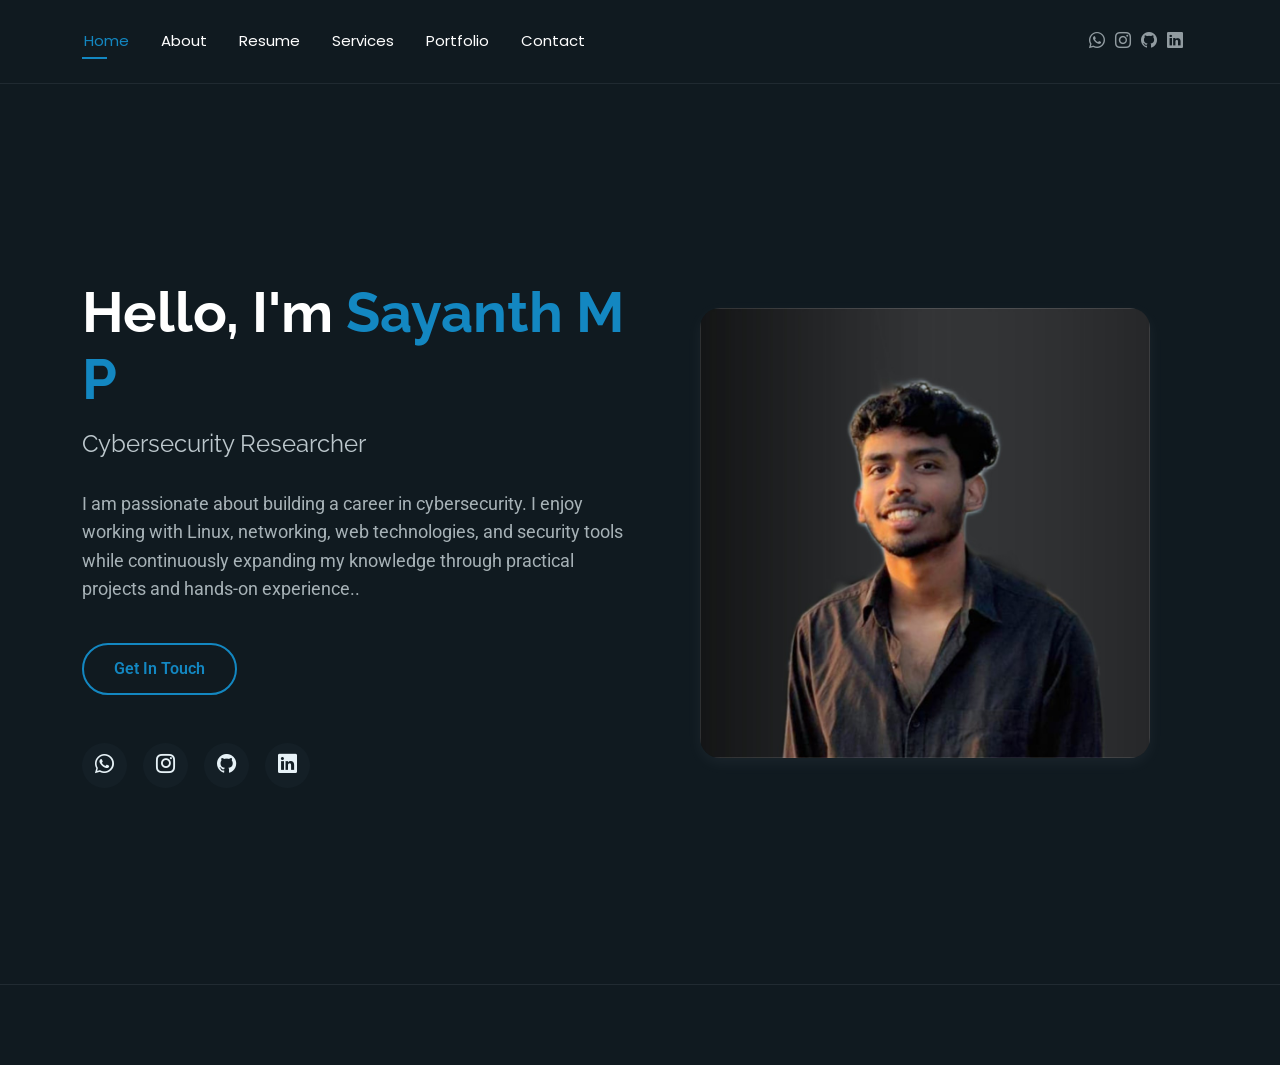
<file: index.html>
<!DOCTYPE html>
<html lang="en">

<head>
  <meta charset="utf-8">
  <meta content="width=device-width, initial-scale=1.0" name="viewport">
  <title>Index - FolioOne Bootstrap Template</title>
  <meta name="description" content="">
  <meta name="keywords" content="">

  <!-- Favicons -->
  <link href="assets/img/favicon.png" rel="icon">
  <link href="assets/img/apple-touch-icon.png" rel="apple-touch-icon">

  <!-- Fonts -->
 <link rel="preconnect" href="https://fonts.googleapis.com">
<link rel="preconnect" href="https://fonts.gstatic.com" crossorigin>

<link href="https://fonts.googleapis.com/css2?family=Roboto:wght@400;500;700&family=Poppins:wght@400;500;600&family=Raleway:wght@400;600;700&display=swap" rel="stylesheet">

  <!-- Vendor CSS Files -->
  <link href="assets/vendor/bootstrap/css/bootstrap.min.css" rel="stylesheet">
  <link href="assets/vendor/bootstrap-icons/bootstrap-icons.css" rel="stylesheet">
  <link href="assets/vendor/aos/aos.css" rel="stylesheet">

  <!-- Main CSS File -->
  <link href="assets/css/main.css" rel="stylesheet">

  <!-- =======================================================
  * Template Name: FolioOne
  * Template URL: https://bootstrapmade.com/folioone-bootstrap-portfolio-website-template/
  * Updated: Aug 23 2025 with Bootstrap v5.3.7
  * Author: BootstrapMade.com
  * License: https://bootstrapmade.com/license/
  ======================================================== -->
</head>

<body class="index-page">

  <header id="header" class="header d-flex align-items-center light-background sticky-top">
    <div class="container position-relative d-flex align-items-center justify-content-between">

      

      <nav id="navmenu" class="navmenu">
        <ul>
          <li><a href="index.html" class="active">Home</a></li>
          <li><a href="about.html">About</a></li>
          <li><a href="resume.html">Resume</a></li>
           <li><a href="services.html">Services</a></li>
          <li><a href="portfolio.html">Portfolio</a></li>
         
          
          <li><a href="contact.html">Contact</a></li>
        </ul>
        <i class="mobile-nav-toggle d-xl-none bi bi-list"></i>
      </nav>

      <div class="header-social-links">
        <a href="https://wa.me/919526812709 "><i class="bi bi-whatsapp"></i></a>
      <a href="https://www.instagram.com/_s.a.y.a.n.t.h._/" target="_blank"><i class="bi bi-instagram"></i></a>
      <a href="https://github.com/sayanthmeleppurathsayanth123-ship-it"><i class="bi bi-github"></i></a>
          <a href="https://www.linkedin.com/in/sayanth-m-p/ "><i class="bi bi-linkedin"></i></a>
      </div>

    </div>
  </header>

  <main class="main">

    <!-- Hero Section -->
    <section id="hero" class="hero section">

      <div class="container" data-aos="fade-up" data-aos-delay="100">

        <div class="row gy-4 align-items-center">
          <div class="col-lg-6 order-2 order-lg-1">
            <div class="hero-content">
              <h1 data-aos="fade-up" data-aos-delay="200">Hello, I'm <span class="highlight">Sayanth M P</span></h1>
              <h2 data-aos="fade-up" data-aos-delay="300">Cybersecurity Researcher</h2>
              <p data-aos="fade-up" data-aos-delay="400">I am passionate about building a career in cybersecurity. I enjoy working with Linux, networking, web technologies, and security tools while continuously expanding my knowledge through practical projects and hands-on experience..</p>
              <div class="hero-actions" data-aos="fade-up" data-aos-delay="500">
                
                <a href="contact.html" class="btn btn-outline">Get In Touch</a>
              </div>
              <div class="social-links" data-aos="fade-up" data-aos-delay="600">
                <a href="https://wa.me/919526812709 "><i class="bi bi-whatsapp"></i></a>
      <a href="https://www.instagram.com/_s.a.y.a.n.t.h._/" target="_blank""><i class="bi bi-instagram"></i></a>
      <a href="https://github.com/sayanthmeleppurathsayanth123-ship-it"><i class="bi bi-github"></i></a>
          <a href="https://www.linkedin.com/in/sayanth-m-p/ "><i class="bi bi-linkedin"></i></a>
              </div>
            </div>
          </div>
          <div class="col-lg-6 order-1 order-lg-2">
            <div class="hero-image" data-aos="zoom-in" data-aos-delay="300">
              <div class="image-wrapper">
                <img
                    src="assets/img/person/1.webp"
                    alt="Sayanth M P"
                    class="img-fluid"
                    loading="eager"
                    decoding="async"
                    width="600"
                    height="700">
                
                </div>
              </div>
            </div>
          </div>
        </div>

      </div>

    </section><!-- /Hero Section -->

  </main>

  <footer id="footer" class="footer">

    
  </footer>

  <!-- Scroll Top -->
  <a href="#" id="scroll-top" class="scroll-top d-flex align-items-center justify-content-center"><i class="bi bi-arrow-up-short"></i></a>

  <!-- Preloader -->
  <div id="preloader"></div>

  <!-- Vendor JS Files -->
  <script src="assets/vendor/bootstrap/js/bootstrap.bundle.min.js"></script>
  <script src="assets/vendor/aos/aos.js"></script>
  <script src="assets/vendor/waypoints/noframework.waypoints.js"></script>

  <!-- Main JS File -->
  <script src="assets/js/main.js"></script>

</body>

</html>
</file>
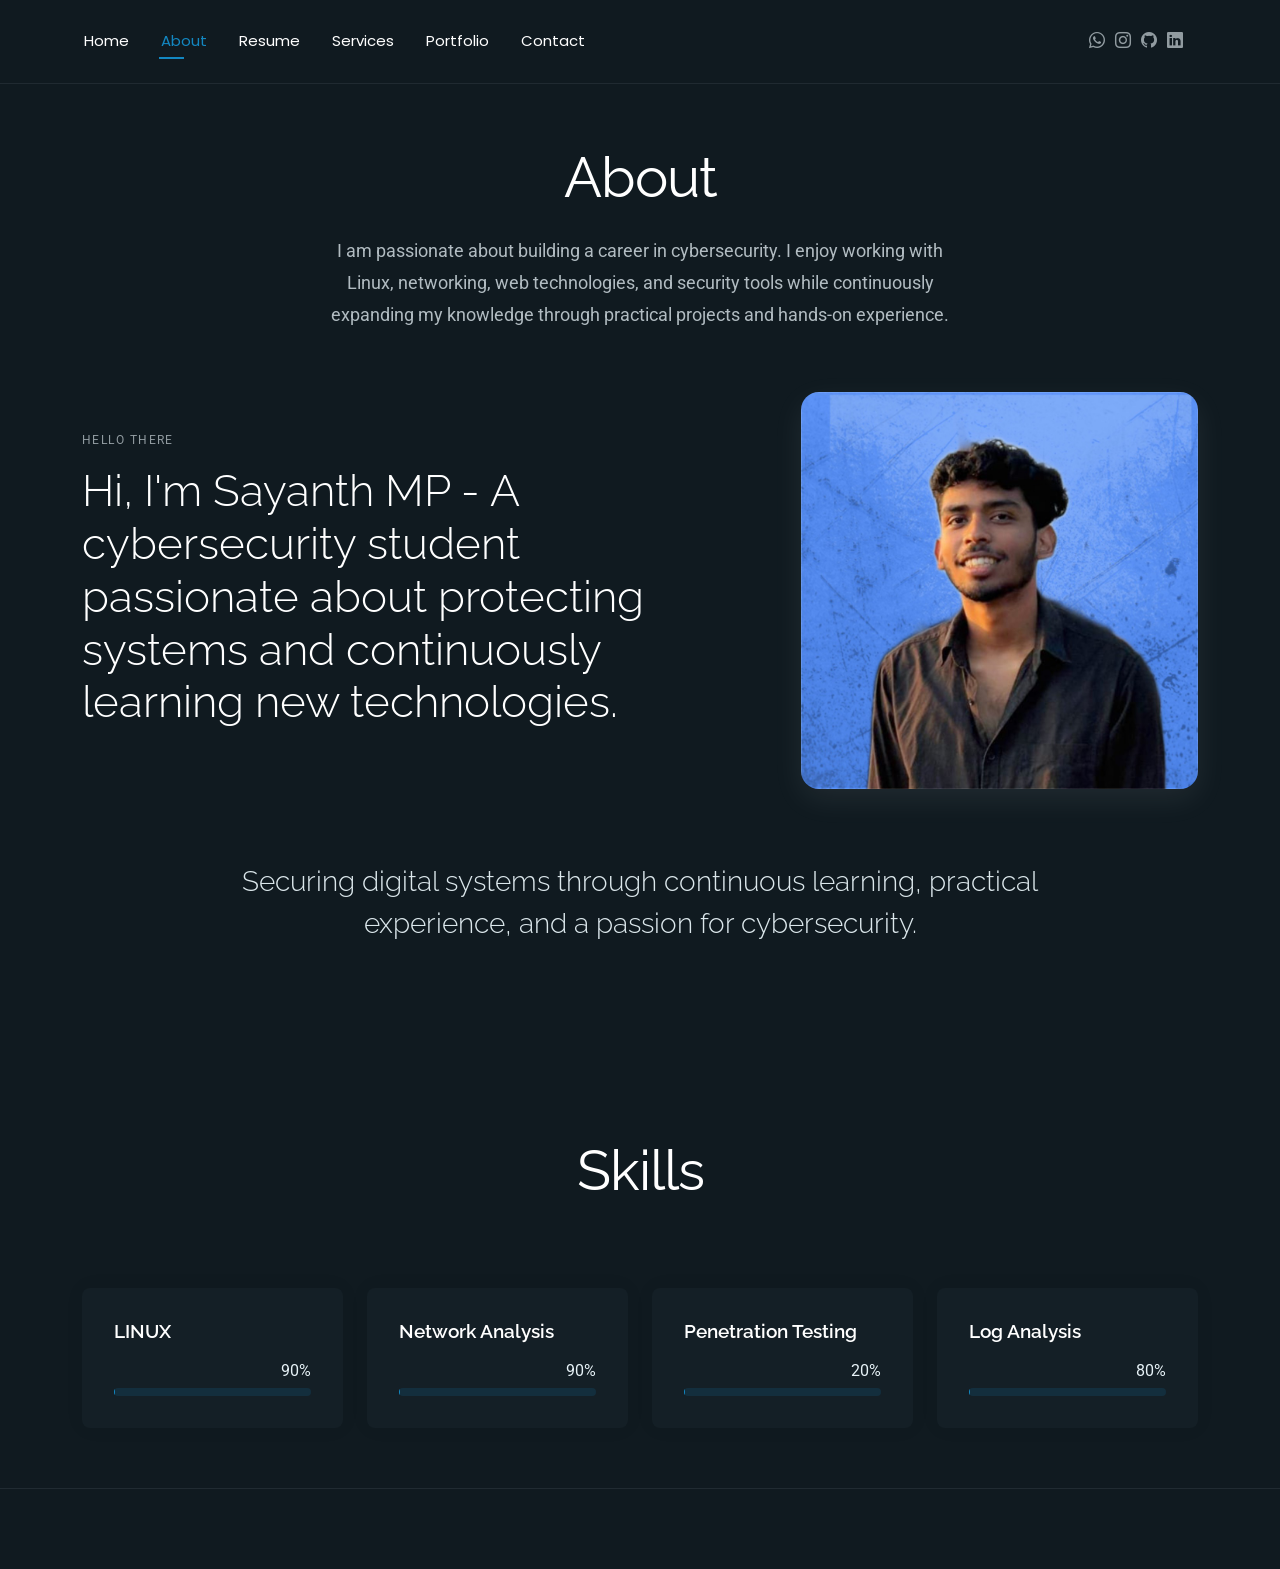
<file: about.html>
<!DOCTYPE html>
<html lang="en">

<head>
  <meta charset="utf-8">
  <meta content="width=device-width, initial-scale=1.0" name="viewport">
  <title>About - FolioOne Bootstrap Template</title>
  <meta name="description" content="">
  <meta name="keywords" content="">

  <!-- Favicons -->
  <link href="assets/img/favicon.png" rel="icon">
  <link href="assets/img/apple-touch-icon.png" rel="apple-touch-icon">

  <!-- Fonts -->
  <link rel="preconnect" href="https://fonts.googleapis.com">
  <link rel="preconnect" href="https://fonts.gstatic.com" crossorigin>

  <link href="https://fonts.googleapis.com/css2?family=Roboto:wght@400;500;700&family=Poppins:wght@400;500;600&family=Raleway:wght@400;600;700&display=swap" rel="stylesheet">

  <!-- Vendor CSS Files -->
  <link href="assets/vendor/bootstrap/css/bootstrap.min.css" rel="stylesheet">
  <link href="assets/vendor/bootstrap-icons/bootstrap-icons.css" rel="stylesheet">
  <link href="assets/vendor/aos/aos.css" rel="stylesheet">

  <!-- Main CSS File -->
  <link href="assets/css/main.css" rel="stylesheet">

  <!-- =======================================================
  * Template Name: FolioOne
  * Template URL: https://bootstrapmade.com/folioone-bootstrap-portfolio-website-template/
  * Updated: Aug 23 2025 with Bootstrap v5.3.7
  * Author: BootstrapMade.com
  * License: https://bootstrapmade.com/license/
  ======================================================== -->
</head>

<body class="about-page">

  <header id="header" class="header d-flex align-items-center light-background sticky-top">
    <div class="container position-relative d-flex align-items-center justify-content-between">


      <nav id="navmenu" class="navmenu">
        <ul>
          <li><a href="index.html">Home</a></li>
          <li><a href="about.html" class="active">About</a></li>
          <li><a href="resume.html">Resume</a></li>
           <li><a href="services.html">Services</a></li>
          <li><a href="portfolio.html">Portfolio</a></li>
          
          
          <li><a href="contact.html">Contact</a></li>
        </ul>
        <i class="mobile-nav-toggle d-xl-none bi bi-list"></i>
      </nav>

      <div class="header-social-links">
        <a href="https://wa.me/919526812709 "><i class="bi bi-whatsapp"></i></a>
      <a href="https://www.instagram.com/_s.a.y.a.n.t.h._/" target="_blank"><i class="bi bi-instagram"></i></a>
      <a href="https://github.com/sayanthmeleppurathsayanth123-ship-it"><i class="bi bi-github"></i></a>
          <a href="https://www.linkedin.com/in/sayanth-m-p/ "><i class="bi bi-linkedin"></i></a>
      </div>

    </div>
  </header>

  <main class="main">

    <!-- About Section -->
    <section id="about" class="about section">

      <!-- Section Title -->
      <div class="container section-title" data-aos="fade-up">
        <h2>About</h2>
        <p>I am passionate about building a career in cybersecurity. I enjoy working with Linux, networking, web technologies, and security tools while continuously expanding my knowledge through practical projects and hands-on experience.</p>
      </div><!-- End Section Title -->

      <div class="container" data-aos="fade-up" data-aos-delay="100">

        <!-- Intro + Photo -->
        <div class="row align-items-center justify-content-between gy-5 mb-5">
          <div class="col-lg-7" data-aos="fade-right" data-aos-delay="150">
            <div class="intro-content">
              <span class="eyebrow">Hello there</span>
              <h2 class="headline">Hi, I'm Sayanth MP - A cybersecurity student passionate about protecting systems and continuously learning new technologies.</h2>

              
            </div>
          </div>

          <div class="col-lg-5" data-aos="zoom-in" data-aos-delay="250">
            <figure class="profile-figure text-center text-lg-end">
            <img
                src="assets/img/person/2.webp"
                alt="Sayanth M P"
                class="img-fluid profile-photo"
                loading="lazy"
                decoding="async"
                width="500"
                height="600">
            </figure>
          </div>
        </div>
        <!-- End Intro + Photo -->

        <!-- Quote -->
        <blockquote class="personal-quote text-center mb-5" data-aos="fade-down" data-aos-delay="200">
          <p>Securing digital systems through continuous learning, practical experience, and a passion for cybersecurity.</p>
        </blockquote>
        <!-- End Quote -->
    </section><!-- /About Section -->

    <!-- Skills Section -->
    <section id="skills" class="skills section">

      <!-- Section Title -->
      <div class="container section-title" data-aos="fade-up">
        <h2>Skills</h2>
   
      </div><!-- End Section Title -->

      <div class="container" data-aos="fade-up" data-aos-delay="100">

        <div class="row g-4 skills-animation">

          <div class="col-md-6 col-lg-3" data-aos="fade-up" data-aos-delay="100">
            <div class="skill-box">
              <h3>LINUX</h3>
              
              <span class="text-end d-block">90%</span>
              <div class="progress">
                <div class="progress-bar" role="progressbar" aria-valuenow="90" aria-valuemin="0" aria-valuemax="100"></div>
              </div>
            </div>
          </div>

          <div class="col-md-6 col-lg-3" data-aos="fade-up" data-aos-delay="200">
            <div class="skill-box">
              <h3>Network Analysis</h3>
              
              <span class="text-end d-block">90%</span>
              <div class="progress">
                <div class="progress-bar" role="progressbar" aria-valuenow="95" aria-valuemin="0" aria-valuemax="100"></div>
              </div>
            </div>
          </div>

          <div class="col-md-6 col-lg-3" data-aos="fade-up" data-aos-delay="300">
            <div class="skill-box">
              <h3>Penetration Testing</h3>
              
              <span class="text-end d-block">20%</span>
              <div class="progress">
                <div class="progress-bar" role="progressbar" aria-valuenow="20" aria-valuemin="0" aria-valuemax="100"></div>
              </div>
            </div>
          </div>

          <div class="col-md-6 col-lg-3" data-aos="fade-up" data-aos-delay="400">
            <div class="skill-box">
              <h3>Log Analysis</h3>
              
              <span class="text-end d-block">80%</span>
              <div class="progress">
                <div class="progress-bar" role="progressbar" aria-valuenow="55" aria-valuemin="0" aria-valuemax="100">
                </div>
              </div>
            </div>
          </div>

        </div>

      </div>

    </section><!-- /Skills Section -->

   

     

  </main>

  <footer id="footer" class="footer">


  </footer>

  <!-- Scroll Top -->
  <a href="#" id="scroll-top" class="scroll-top d-flex align-items-center justify-content-center"><i class="bi bi-arrow-up-short"></i></a>

  <!-- Preloader -->
  <div id="preloader"></div>

  <!-- Vendor JS Files -->
  <script src="assets/vendor/bootstrap/js/bootstrap.bundle.min.js"></script>
  <script src="assets/vendor/aos/aos.js"></script>
  <script src="assets/vendor/waypoints/noframework.waypoints.js"></script>

  <!-- Main JS File -->
  <script src="assets/js/main.js"></script>

</body>

</html>
</file>
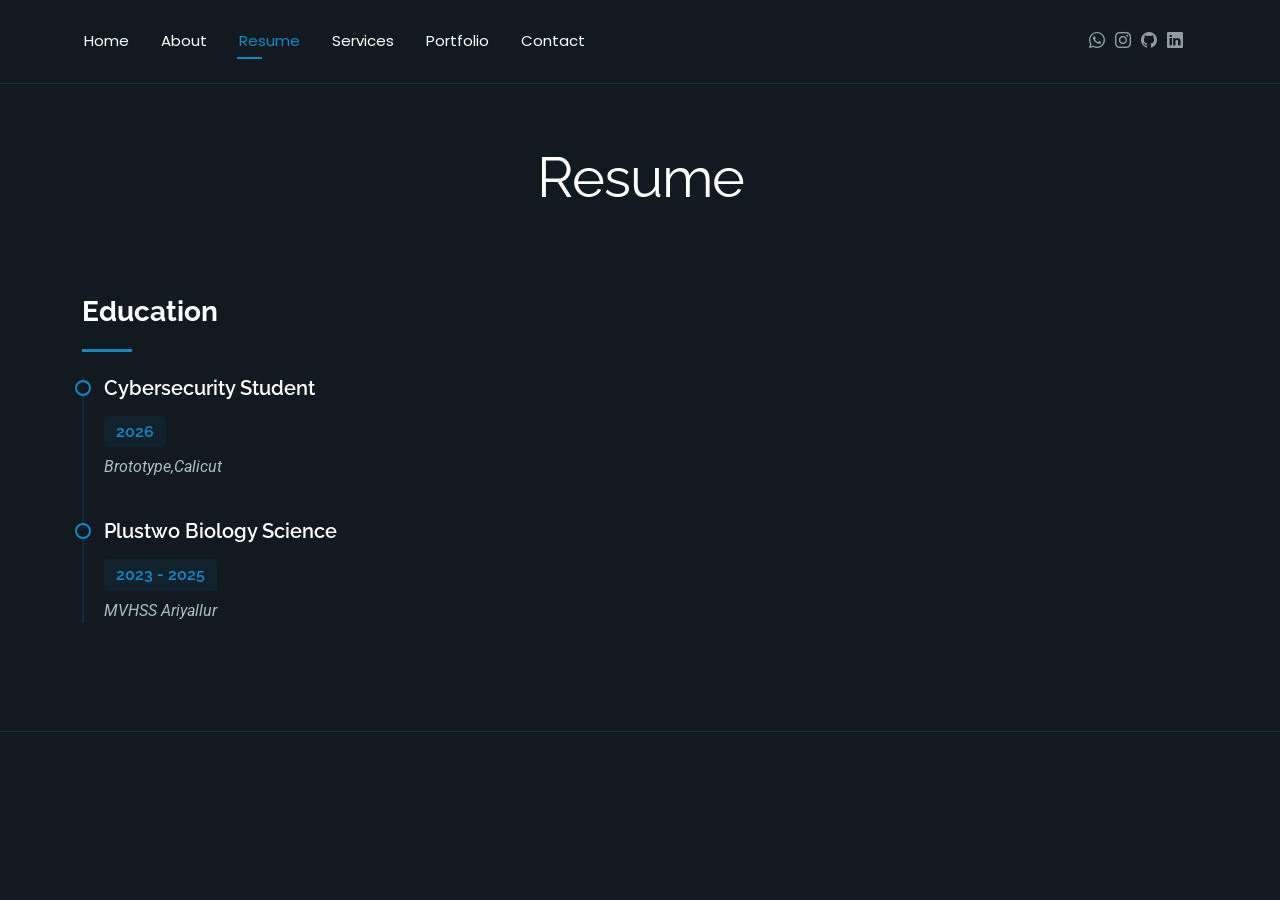
<file: resume.html>
<!DOCTYPE html>
<html lang="en">

<head>
  <meta charset="utf-8">
  <meta content="width=device-width, initial-scale=1.0" name="viewport">
  <title>Resume - FolioOne Bootstrap Template</title>
  <meta name="description" content="">
  <meta name="keywords" content="">

  <!-- Favicons -->
  <link href="assets/img/favicon.png" rel="icon">
  <link href="assets/img/apple-touch-icon.png" rel="apple-touch-icon">

  <!-- Fonts -->
 <link rel="preconnect" href="https://fonts.googleapis.com">
<link rel="preconnect" href="https://fonts.gstatic.com" crossorigin>

<link href="https://fonts.googleapis.com/css2?family=Roboto:wght@400;500;700&family=Poppins:wght@400;500;600&family=Raleway:wght@400;600;700&display=swap" rel="stylesheet">

  <!-- Vendor CSS Files -->
  <link href="assets/vendor/bootstrap/css/bootstrap.min.css" rel="stylesheet">
  <link href="assets/vendor/bootstrap-icons/bootstrap-icons.css" rel="stylesheet">
  <link href="assets/vendor/aos/aos.css" rel="stylesheet">

  <!-- Main CSS File -->
  <link href="assets/css/main.css" rel="stylesheet">

  <!-- =======================================================
  * Template Name: FolioOne
  * Template URL: https://bootstrapmade.com/folioone-bootstrap-portfolio-website-template/
  * Updated: Aug 23 2025 with Bootstrap v5.3.7
  * Author: BootstrapMade.com
  * License: https://bootstrapmade.com/license/
  ======================================================== -->
</head>

<body class="resume-page">

  <header id="header" class="header d-flex align-items-center light-background sticky-top">
    <div class="container position-relative d-flex align-items-center justify-content-between">

      

      <nav id="navmenu" class="navmenu">
        <ul>
          <li><a href="index.html">Home</a></li>
          <li><a href="about.html">About</a></li>
          <li><a href="resume.html" class="active">Resume</a></li>
          
           <li><a href="services.html">Services</a></li>
          <li><a href="portfolio.html">Portfolio</a></li>
          
          <li><a href="contact.html">Contact</a></li>
        </ul>
        <i class="mobile-nav-toggle d-xl-none bi bi-list"></i>
      </nav>

      <div class="header-social-links">
        <a href="https://wa.me/919526812709 "><i class="bi bi-whatsapp"></i></a>
      <a href="https://www.instagram.com/_s.a.y.a.n.t.h._/" target="_blank"><i class="bi bi-instagram"></i></a>
      <a href="https://github.com/sayanthmeleppurathsayanth123-ship-it"><i class="bi bi-github"></i></a>
          <a href="https://www.linkedin.com/in/sayanth-m-p/ "><i class="bi bi-linkedin"></i></a>
      </div>

    </div>
  </header>

  <main class="main">

    <!-- Resume Section -->
    <section id="resume" class="resume section">

      <!-- Section Title -->
      <div class="container section-title" data-aos="fade-up">
        <h2>Resume</h2>
        
      </div><!-- End Section Title -->

      <div class="container" data-aos="fade-up" data-aos-delay="100">

        <div class="row">
          <div class="col-lg-6">

            <!-- Education Section -->
            <div class="resume-item" data-aos="fade-up">
              <h3 class="resume-title">Education</h3>

              <div class="resume-content">
                <article class="education-item">
                  <h4>Cybersecurity Student</h4>
                  <h5>2026</h5>
                  <p class="institution"><em>Brototype,Calicut</em></p>
                </article>

                <article class="education-item">
                  <h4>Plustwo Biology Science</h4>
                  <h5>2023 - 2025</h5>
                  <p class="institution"><em>MVHSS Ariyallur</em></p>
                </article>
              </div>
            </div><!-- End Education Section -->

        
             

  </main>

  <footer id="footer" class="footer">

    
  </footer>

  <!-- Scroll Top -->
  <a href="#" id="scroll-top" class="scroll-top d-flex align-items-center justify-content-center"><i class="bi bi-arrow-up-short"></i></a>

  <!-- Preloader -->
  <div id="preloader"></div>

  <!-- Vendor JS Files -->
  <script src="assets/vendor/bootstrap/js/bootstrap.bundle.min.js"></script>
  <script src="assets/vendor/aos/aos.js"></script>
  <script src="assets/vendor/waypoints/noframework.waypoints.js"></script>

  <!-- Main JS File -->
  <script src="assets/js/main.js"></script>

</body>

</html>
</file>
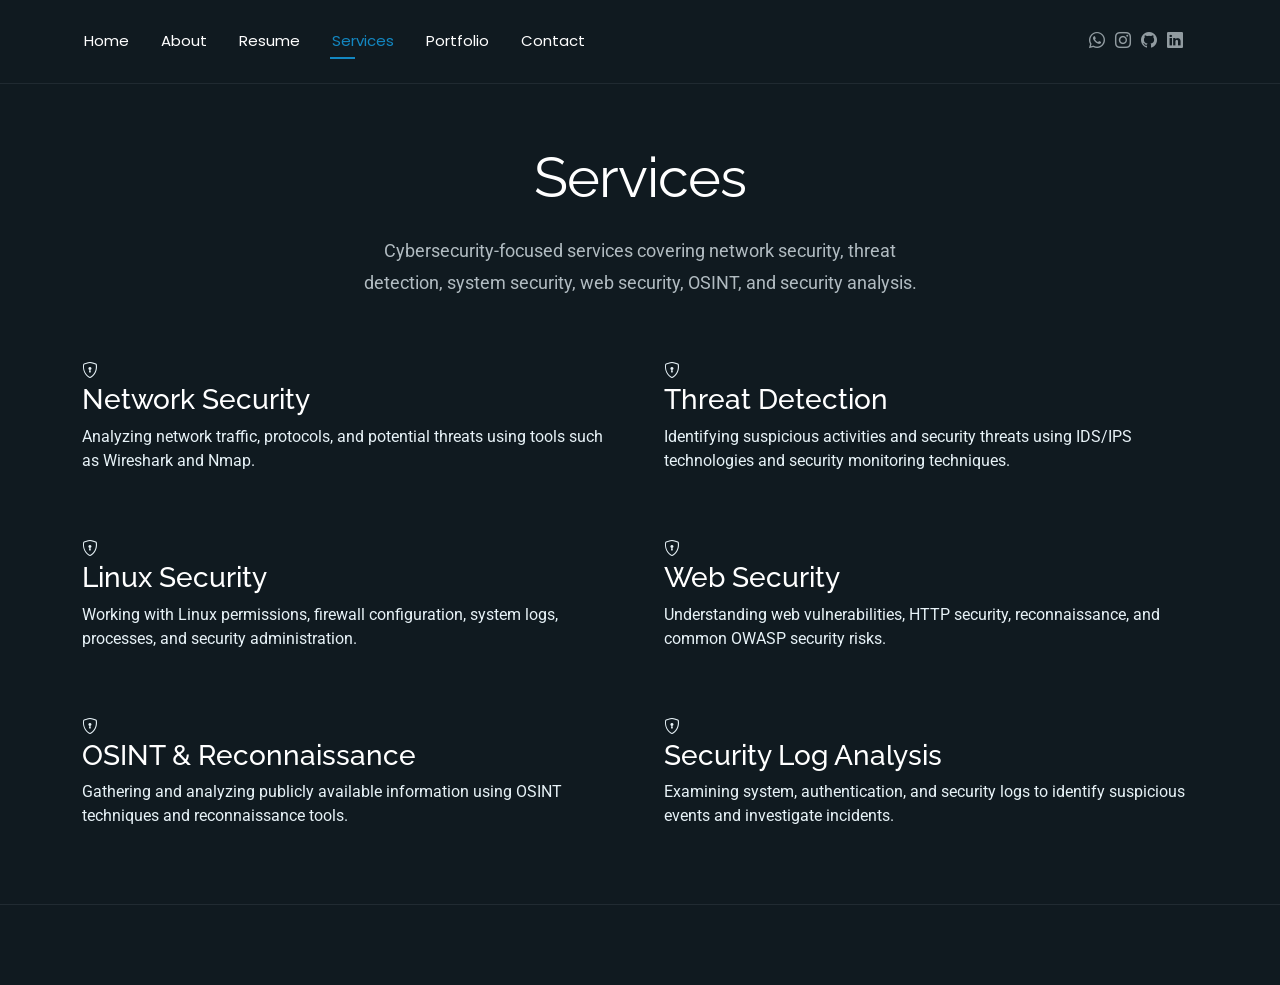
<file: services.html>
<!DOCTYPE html>
<html lang="en">

<head>
  <meta charset="utf-8">
  <meta content="width=device-width, initial-scale=1.0" name="viewport">
  <title>Services - FolioOne Bootstrap Template</title>
  <meta name="description" content="">
  <meta name="keywords" content="">

  <!-- Favicons -->
  <link href="assets/img/favicon.png" rel="icon">
  <link href="assets/img/apple-touch-icon.png" rel="apple-touch-icon">

  <!-- Fonts -->
  <link href="https://fonts.googleapis.com" rel="preconnect">
  <link href="https://fonts.gstatic.com" rel="preconnect" crossorigin>
  <link href="https://fonts.googleapis.com/css2?family=Roboto:ital,wght@0,100;0,300;0,400;0,500;0,700;0,900;1,100;1,300;1,400;1,500;1,700;1,900&family=Poppins:ital,wght@0,100;0,200;0,300;0,400;0,500;0,600;0,700;0,800;0,900;1,100;1,200;1,300;1,400;1,500;1,600;1,700;1,800;1,900&family=Raleway:ital,wght@0,100;0,200;0,300;0,400;0,500;0,600;0,700;0,800;0,900;1,100;1,200;1,300;1,400;1,500;1,600;1,700;1,800;1,900&display=swap" rel="stylesheet">

  <!-- Vendor CSS Files -->
  <link href="assets/vendor/bootstrap/css/bootstrap.min.css" rel="stylesheet">
  <link href="assets/vendor/bootstrap-icons/bootstrap-icons.css" rel="stylesheet">
  <link href="assets/vendor/aos/aos.css" rel="stylesheet">

  <!-- Main CSS File -->
  <link href="assets/css/main.css" rel="stylesheet">

  <!-- =======================================================
  * Template Name: FolioOne
  * Template URL: https://bootstrapmade.com/folioone-bootstrap-portfolio-website-template/
  * Updated: Aug 23 2025 with Bootstrap v5.3.7
  * Author: BootstrapMade.com
  * License: https://bootstrapmade.com/license/
  ======================================================== -->
</head>

<body class="services-page">

  <header id="header" class="header d-flex align-items-center light-background sticky-top">
    <div class="container position-relative d-flex align-items-center justify-content-between">

      <!-- <a href="index.html" class="logo d-flex align-items-center me-auto me-xl-0">
      <img src="assets/img/logo.webp" alt="">
      <h1 class="sitename">FolioOne</h1> 
    </a> -->

      <nav id="navmenu" class="navmenu">
        <ul>
          <li><a href="index.html">Home</a></li>
          <li><a href="about.html">About</a></li>
          <li><a href="resume.html">Resume</a></li>
          <li><a href="services.html" class="active">Services</a></li>
          <li><a href="portfolio.html">Portfolio</a></li>
          
          <li><a href="contact.html">Contact</a></li>
        </ul>
        <i class="mobile-nav-toggle d-xl-none bi bi-list"></i>
      </nav>

      <div class="header-social-links">
         <a href="https://wa.me/919526812709 "><i class="bi bi-whatsapp"></i></a>
      <a href="https://www.instagram.com/_s.a.y.a.n.t.h._/" target="_blank"><i class="bi bi-instagram"></i></a>
      <a href="https://github.com/sayanthmeleppurathsayanth123-ship-it"><i class="bi bi-github"></i></a>
          <a href="https://www.linkedin.com/in/sayanth-m-p/ "><i class="bi bi-linkedin"></i></a>
      </div>

    </div>
  </header>

  <main class="main">

    <!-- Services Section -->
    <section id="services" class="services section">

      <!-- Section Title -->
      <div class="container section-title" data-aos="fade-up">
        <h2>Services</h2>
        <p>Cybersecurity-focused services covering network security, threat detection, system security, web security, OSINT, and security analysis.</p>
      </div><!-- End Section Title -->

      <div class="container" data-aos="fade-up" data-aos-delay="100">

        <div class="row justify-content-center g-5">

          <div class="col-md-6" data-aos="fade-right" data-aos-delay="100">
            <div class="service-item">
              <div class="service-icon">
                <i class="bi bi-shield-lock"></i>
              </div>
              <div class="service-content">
                <h3>Network Security</h3>
                <p>Analyzing network traffic, protocols, and potential threats using tools such as Wireshark and Nmap.</p>
              
              </div>
            </div>
          </div><!-- End Service Item -->

          <div class="col-md-6" data-aos="fade-left" data-aos-delay="100">
            <div class="service-item">
              <div class="service-icon">
                <i class="bi bi-shield-lock"></i>
              </div>
              <div class="service-content">
                <h3>Threat Detection</h3>
                <p>Identifying suspicious activities and security threats using IDS/IPS technologies and security monitoring techniques.</p>
                
              </div>
            </div>
          </div><!-- End Service Item -->

          <div class="col-md-6" data-aos="fade-right" data-aos-delay="200">
            <div class="service-item">
              <div class="service-icon">
                <i class="bi bi-shield-lock"></i>
              </div>
              <div class="service-content">
                <h3>Linux Security</h3>
                <p>Working with Linux permissions, firewall configuration, system logs, processes, and security administration.</p>
                
              </div>
            </div>
          </div><!-- End Service Item -->

          <div class="col-md-6" data-aos="fade-left" data-aos-delay="200">
            <div class="service-item">
              <div class="service-icon">
                <i class="bi bi-shield-lock"></i>
              </div>
              <div class="service-content">
                <h3>Web Security</h3>
                <p>Understanding web vulnerabilities, HTTP security, reconnaissance, and common OWASP security risks.</p>
               
              </div>
            </div>
          </div><!-- End Service Item -->

          <div class="col-md-6" data-aos="fade-right" data-aos-delay="300">
            <div class="service-item">
              <div class="service-icon">
                <i class="bi bi-shield-lock"></i>
              </div>
              <div class="service-content">
                <h3>OSINT & Reconnaissance</h3>
                 <p>Gathering and analyzing publicly available information using OSINT techniques and reconnaissance tools.</p>
               
              </div>
            </div>
          </div><!-- End Service Item -->

          <div class="col-md-6" data-aos="fade-left" data-aos-delay="300">
            <div class="service-item">
              <div class="service-icon">
                <i class="bi bi-shield-lock"></i>
              </div>
              <div class="service-content">
                <h3>Security Log Analysis</h3>
                <p>Examining system, authentication, and security logs to identify suspicious events and investigate incidents.</p>
               
              </div>
            </div>
          </div><!-- End Service Item -->

        </div>

      </div>

    </section><!-- /Services Section -->

  </main>

  <footer id="footer" class="footer">

    
     

  </footer>

  <!-- Scroll Top -->
  <a href="#" id="scroll-top" class="scroll-top d-flex align-items-center justify-content-center"><i class="bi bi-arrow-up-short"></i></a>

  <!-- Preloader -->
  <div id="preloader"></div>

  <!-- Vendor JS Files -->
  <script src="assets/vendor/bootstrap/js/bootstrap.bundle.min.js"></script>
  <script src="assets/vendor/aos/aos.js"></script>
  <script src="assets/vendor/waypoints/noframework.waypoints.js"></script>

  <!-- Main JS File -->
  <script src="assets/js/main.js"></script>

</body>

</html>
</file>
<file: assets/css/main.css>
/**
* Template Name: FolioOne
* Template URL: https://bootstrapmade.com/folioone-bootstrap-portfolio-website-template/
* Updated: Aug 23 2025 with Bootstrap v5.3.7
* Author: BootstrapMade.com
* License: https://bootstrapmade.com/license/
*/

/*--------------------------------------------------------------
# Font & Color Variables
# Help: https://bootstrapmade.com/color-system/
--------------------------------------------------------------*/
/* Fonts */
:root {
  --default-font: "Roboto",  system-ui, -apple-system, "Segoe UI", Roboto, "Helvetica Neue", Arial, "Noto Sans", "Liberation Sans", sans-serif, "Apple Color Emoji", "Segoe UI Emoji", "Segoe UI Symbol", "Noto Color Emoji";
  --heading-font: "Raleway",  sans-serif;
  --nav-font: "Poppins",  sans-serif;
}

/* Global Colors - The following color variables are used throughout the website. Updating them here will change the color scheme of the entire website */
:root { 
  --background-color: #101a20; /* Background color for the entire website, including individual sections */
  --default-color: #e7f2f7; /* Default color used for the majority of the text content across the entire website */
  --heading-color: #ffffff; /* Color for headings, subheadings and title throughout the website */
  --accent-color: #1387c1; /* Accent color that represents your brand on the website. It's used for buttons, links, and other elements that need to stand out */
  --surface-color: #141f26; /* The surface color is used as a background of boxed elements within sections, such as cards, icon boxes, or other elements that require a visual separation from the global background. */
  --contrast-color: #ffffff; /* Contrast color for text, ensuring readability against backgrounds of accent, heading, or default colors. */
}

/* Nav Menu Colors - The following color variables are used specifically for the navigation menu. They are separate from the global colors to allow for more customization options */
:root {
  --nav-color: #ffffff;  /* The default color of the main navmenu links */
  --nav-hover-color: #1387c1; /* Applied to main navmenu links when they are hovered over or active */
  --nav-mobile-background-color: #213642; /* Used as the background color for mobile navigation menu */
  --nav-dropdown-background-color: #051117; /* Used as the background color for dropdown items that appear when hovering over primary navigation items */
  --nav-dropdown-color: #e7f2f7; /* Used for navigation links of the dropdown items in the navigation menu. */
  --nav-dropdown-hover-color: #1387c1; /* Similar to --nav-hover-color, this color is applied to dropdown navigation links when they are hovered over. */
}

/* Color Presets - These classes override global colors when applied to any section or element, providing reuse of the sam color scheme. */

.light-background {
  --background-color: #142027;
  --surface-color: #325264;
}

.dark-background {
  --background-color: #0b1419;
  --default-color: #ffffff;
  --heading-color: #ffffff;
  --surface-color: #252525;
  --contrast-color: #ffffff;
}

/* Smooth scroll */
:root {
  scroll-behavior: smooth;
}

/*--------------------------------------------------------------
# General Styling & Shared Classes
--------------------------------------------------------------*/
body {
  color: var(--default-color);
  background-color: var(--background-color);
  font-family: var(--default-font);
}

a {
  color: var(--accent-color);
  text-decoration: none;
  transition: 0.3s;
}

a:hover {
  color: color-mix(in srgb, var(--accent-color), transparent 25%);
  text-decoration: none;
}

h1,
h2,
h3,
h4,
h5,
h6 {
  color: var(--heading-color);
  font-family: var(--heading-font);
}


/*--------------------------------------------------------------
# Global Header
--------------------------------------------------------------*/
.header {
  --background-color: rgba(255, 255, 255, 0);
  color: var(--default-color);
  background-color: var(--background-color);
  padding: 15px 0;
  transition: all 0.5s;
  z-index: 997;
  border-bottom: 1px solid color-mix(in srgb, var(--default-color), transparent 92%);
}

.header .logo {
  line-height: 1;
}

.header .logo img {
  max-height: 36px;
  margin-right: 8px;
}

.header .logo h1 {
  font-size: 32px;
  margin: 0;
  font-weight: 400;
  color: var(--heading-color);
}

.header .header-social-links {
  padding-right: 15px;
}

.header .header-social-links a {
  color: color-mix(in srgb, var(--default-color), transparent 40%);
  padding-left: 6px;
  display: inline-block;
  transition: 0.3s;
  font-size: 16px;
}

.header .header-social-links a:hover {
  color: var(--default-color);
}

.header .header-social-links a i {
  line-height: 0px;
}

@media (max-width: 1200px) {
  .header .logo {
    order: 1;
  }

  .header .header-social-links {
    order: 2;
  }

  .header .navmenu {
    order: 3;
  }
}

/* Global Header on Scroll
------------------------------*/
.scrolled .header {
  --background-color: rgba(16, 26, 32, 0.9);
}

/*--------------------------------------------------------------
# Navigation Menu
--------------------------------------------------------------*/
/* Desktop Navigation */
@media (min-width: 1200px) {
  .navmenu {
    padding: 0;
  }

  .navmenu ul {
    margin: 0;
    padding: 0;
    display: flex;
    list-style: none;
    align-items: center;
  }

  .navmenu li {
    position: relative;
  }

  .navmenu>ul>li {
    white-space: nowrap;
    padding: 15px 28px 15px 0;
  }

  .navmenu>ul>li:last-child {
    padding-right: 0;
  }

  .navmenu a,
  .navmenu a:focus {
    color: var(--nav-color);
    font-size: 15px;
    padding: 0 2px;
    font-family: var(--nav-font);
    font-weight: 400;
    display: flex;
    align-items: center;
    justify-content: space-between;
    white-space: nowrap;
    transition: 0.3s;
    position: relative;
  }

  .navmenu a i,
  .navmenu a:focus i {
    font-size: 12px;
    line-height: 0;
    margin-left: 5px;
    transition: 0.3s;
  }

  .navmenu>ul>li>a:before {
    content: "";
    position: absolute;
    height: 2px;
    bottom: -6px;
    left: 0;
    background-color: var(--nav-hover-color);
    visibility: hidden;
    width: 0px;
    transition: all 0.3s ease-in-out 0s;
  }

  .navmenu a:hover:before,
  .navmenu li:hover>a:before,
  .navmenu .active:before {
    visibility: visible;
    width: 25px;
  }

  .navmenu li:hover>a,
  .navmenu .active,
  .navmenu .active:focus {
    color: var(--nav-hover-color);
  }

  .navmenu .dropdown ul {
    margin: 0;
    padding: 10px 0;
    background: var(--nav-dropdown-background-color);
    display: block;
    position: absolute;
    visibility: hidden;
    left: -5px;
    top: 130%;
    opacity: 0;
    transition: 0.3s;
    border-radius: 4px;
    z-index: 99;
    box-shadow: 0px 0px 30px rgba(0, 0, 0, 0.1);
  }

  .navmenu .dropdown ul li {
    min-width: 200px;
  }

  .navmenu .dropdown ul a {
    padding: 10px 20px;
    font-size: 15px;
    text-transform: none;
    color: var(--nav-dropdown-color);
  }

  .navmenu .dropdown ul a i {
    font-size: 12px;
  }

  .navmenu .dropdown ul a:hover,
  .navmenu .dropdown ul .active:hover,
  .navmenu .dropdown ul li:hover>a {
    color: var(--nav-dropdown-hover-color);
  }

  .navmenu .dropdown:hover>ul {
    opacity: 1;
    top: 100%;
    visibility: visible;
  }

  .navmenu .dropdown .dropdown ul {
    top: 0;
    left: -90%;
    visibility: hidden;
  }

  .navmenu .dropdown .dropdown:hover>ul {
    opacity: 1;
    top: 0;
    left: -100%;
    visibility: visible;
  }
}

/* Mobile Navigation */
@media (max-width: 1199px) {
  .mobile-nav-toggle {
    color: var(--nav-color);
    font-size: 28px;
    line-height: 0;
    margin-right: 10px;
    cursor: pointer;
    transition: color 0.3s;
  }

  .navmenu {
    padding: 0;
    z-index: 9997;
  }

  .navmenu ul {
    display: none;
    list-style: none;
    position: absolute;
    inset: 60px 20px 20px 20px;
    padding: 10px 0;
    margin: 0;
    border-radius: 6px;
    background-color: var(--nav-mobile-background-color);
    border: 1px solid color-mix(in srgb, var(--default-color), transparent 90%);
    box-shadow: none;
    overflow-y: auto;
    transition: 0.3s;
    z-index: 9998;
  }

  .navmenu a,
  .navmenu a:focus {
    color: var(--nav-dropdown-color);
    padding: 10px 20px;
    font-family: var(--nav-font);
    font-size: 17px;
    font-weight: 500;
    display: flex;
    align-items: center;
    justify-content: space-between;
    white-space: nowrap;
    transition: 0.3s;
  }

  .navmenu a i,
  .navmenu a:focus i {
    font-size: 12px;
    line-height: 0;
    margin-left: 5px;
    width: 30px;
    height: 30px;
    display: flex;
    align-items: center;
    justify-content: center;
    border-radius: 50%;
    transition: 0.3s;
    background-color: color-mix(in srgb, var(--accent-color), transparent 90%);
  }

  .navmenu a i:hover,
  .navmenu a:focus i:hover {
    background-color: var(--accent-color);
    color: var(--contrast-color);
  }

  .navmenu a:hover,
  .navmenu .active,
  .navmenu .active:focus {
    color: var(--nav-dropdown-hover-color);
  }

  .navmenu .active i,
  .navmenu .active:focus i {
    background-color: var(--accent-color);
    color: var(--contrast-color);
    transform: rotate(180deg);
  }

  .navmenu .dropdown ul {
    position: static;
    display: none;
    z-index: 99;
    padding: 10px 0;
    margin: 10px 20px;
    background-color: var(--nav-dropdown-background-color);
    transition: all 0.5s ease-in-out;
  }

  .navmenu .dropdown ul ul {
    background-color: rgba(33, 37, 41, 0.1);
  }

  .navmenu .dropdown>.dropdown-active {
    display: block;
    background-color: rgba(33, 37, 41, 0.03);
  }

  .mobile-nav-active {
    overflow: hidden;
  }

  .mobile-nav-active .mobile-nav-toggle {
    color: #fff;
    position: absolute;
    font-size: 32px;
    top: 15px;
    right: 15px;
    margin-right: 0;
    z-index: 9999;
  }

  .mobile-nav-active .navmenu {
    position: fixed;
    overflow: hidden;
    inset: 0;
    background: rgba(33, 37, 41, 0.8);
    transition: 0.3s;
  }

  .mobile-nav-active .navmenu>ul {
    display: block;
  }
}

/*--------------------------------------------------------------
# Global Footer
--------------------------------------------------------------*/
.footer {
  color: var(--default-color);
  background-color: var(--background-color);
  font-size: 14px;
  padding: 40px 0;
  position: relative;
  border-top: 1px solid color-mix(in srgb, var(--default-color), transparent 92%);
}

.footer .copyright p {
  margin-bottom: 0;
}

.footer .social-links {
  margin-top: 20px;
}

.footer .social-links a {
  display: flex;
  align-items: center;
  justify-content: center;
  width: 40px;
  height: 40px;
  border-radius: 50%;
  border: 1px solid color-mix(in srgb, var(--default-color), transparent 50%);
  font-size: 16px;
  color: color-mix(in srgb, var(--default-color), transparent 50%);
  margin: 0 5px;
  transition: 0.3s;
}

.footer .social-links a:hover {
  color: var(--accent-color);
  border-color: var(--accent-color);
}

.footer .credits {
  margin-top: 10px;
  font-size: 13px;
  text-align: center;
}

/*--------------------------------------------------------------
# Preloader
--------------------------------------------------------------*/
#preloader {
  position: fixed;
  inset: 0;
  z-index: 9999;
  overflow: hidden;
  background-color: var(--background-color);
  transition: all 0.6s ease-out;
  width: 100%;
  height: 100vh;
}

#preloader:before,
#preloader:after {
  content: "";
  position: absolute;
  border: 4px solid var(--accent-color);
  border-radius: 50%;
  animation: animate-preloader 2s cubic-bezier(0, 0.2, 0.8, 1) infinite;
}

#preloader:after {
  animation-delay: -0.5s;
}

@keyframes animate-preloader {
  0% {
    width: 10px;
    height: 10px;
    top: calc(50% - 5px);
    left: calc(50% - 5px);
    opacity: 1;
  }

  100% {
    width: 72px;
    height: 72px;
    top: calc(50% - 36px);
    left: calc(50% - 36px);
    opacity: 0;
  }
}

/*--------------------------------------------------------------
# Scroll Top Button
--------------------------------------------------------------*/
.scroll-top {
  position: fixed;
  visibility: hidden;
  opacity: 0;
  right: 15px;
  bottom: -15px;
  z-index: 99999;
  background-color: var(--accent-color);
  width: 44px;
  height: 44px;
  border-radius: 50px;
  transition: all 0.4s;
}

.scroll-top i {
  font-size: 24px;
  color: var(--contrast-color);
  line-height: 0;
}

.scroll-top:hover {
  background-color: color-mix(in srgb, var(--accent-color), transparent 20%);
  color: var(--contrast-color);
}

.scroll-top.active {
  visibility: visible;
  opacity: 1;
  bottom: 15px;
}

/*--------------------------------------------------------------
# Disable aos animation delay on mobile devices
--------------------------------------------------------------*/
@media screen and (max-width: 768px) {
  [data-aos-delay] {
    transition-delay: 0 !important;
  }
}

/*--------------------------------------------------------------
# Global Page Titles & Breadcrumbs
--------------------------------------------------------------*/
.page-title {
  color: var(--default-color);
  background-color: var(--background-color);
  position: relative;
}

.page-title .heading {
  padding: 80px 0;
  border-top: 1px solid color-mix(in srgb, var(--default-color), transparent 90%);
}

.page-title .heading h1 {
  font-size: 38px;
  font-weight: 700;
}

.page-title nav {
  background-color: color-mix(in srgb, var(--default-color), transparent 96%);
  padding: 20px 0;
}

.page-title nav ol {
  display: flex;
  flex-wrap: wrap;
  list-style: none;
  padding: 0;
  margin: 0;
  font-size: 16px;
  font-weight: 400;
}

.page-title nav ol li+li {
  padding-left: 10px;
}

.page-title nav ol li+li::before {
  content: "/";
  display: inline-block;
  padding-right: 10px;
  color: color-mix(in srgb, var(--default-color), transparent 70%);
}

/*--------------------------------------------------------------
# Global Sections
--------------------------------------------------------------*/
section,
.section {
  color: var(--default-color);
  background-color: var(--background-color);
  padding: 60px 0;
  scroll-margin-top: 100px;
  overflow: clip;
}

@media (max-width: 1199px) {

  section,
  .section {
    scroll-margin-top: 66px;
  }
}

/*--------------------------------------------------------------
# Global Section Titles
--------------------------------------------------------------*/
.section-title {
  text-align: center;
  padding-bottom: 60px;
  position: relative;
}

.section-title h2 {
  font-size: 3.5rem;
  font-weight: 400;
  line-height: 1.2;
  color: var(--heading-color);
  margin-bottom: 1.5rem;
  letter-spacing: -1px;
}

@media (max-width: 768px) {
  .section-title h2 {
    font-size: 2.5rem;
  }
}

.section-title p {
  font-size: 1.125rem;
  line-height: 1.8;
  color: color-mix(in srgb, var(--default-color), transparent 25%);
  max-width: 900px;
  margin: 0 auto;
  text-wrap: balance;
}

/*--------------------------------------------------------------
# Hero Section
--------------------------------------------------------------*/
.hero {
  padding: 80px 0;
  min-height: 100vh;
  display: flex;
  align-items: center;
}

.hero .hero-content h1 {
  font-size: 3.5rem;
  font-weight: 700;
  margin-bottom: 1rem;
  line-height: 1.2;
}

.hero .hero-content h1 .highlight {
  color: var(--accent-color);
  position: relative;
}

.hero .hero-content h1 .highlight::after {
  content: "";
  position: absolute;
  bottom: 0;
  left: 0;
  width: 100%;
  height: 3px;
  background: linear-gradient(90deg, var(--accent-color), color-mix(in srgb, var(--accent-color), transparent 50%));
  border-radius: 2px;
}

@media (max-width: 768px) {
  .hero .hero-content h1 {
    font-size: 2.5rem;
  }
}

.hero .hero-content h2 {
  font-size: 1.5rem;
  font-weight: 400;
  margin-bottom: 2rem;
  color: color-mix(in srgb, var(--default-color), transparent 20%);
}

.hero .hero-content h2 .typed {
  color: var(--accent-color);
  font-weight: 600;
}

@media (max-width: 768px) {
  .hero .hero-content h2 {
    font-size: 1.25rem;
  }
}

.hero .hero-content p {
  font-size: 1.1rem;
  line-height: 1.6;
  margin-bottom: 2.5rem;
  color: color-mix(in srgb, var(--default-color), transparent 30%);
}

.hero .hero-actions {
  display: flex;
  gap: 1rem;
  margin-bottom: 3rem;
}

.hero .hero-actions .btn {
  padding: 12px 30px;
  border-radius: 50px;
  font-weight: 600;
  text-decoration: none;
  transition: all 0.3s ease;
  border: 2px solid;
}

.hero .hero-actions .btn.btn-primary {
  background: var(--accent-color);
  color: var(--contrast-color);
  border-color: var(--accent-color);
}

.hero .hero-actions .btn.btn-primary:hover {
  background: color-mix(in srgb, var(--accent-color), black 15%);
  border-color: color-mix(in srgb, var(--accent-color), black 15%);
  transform: translateY(-2px);
}

.hero .hero-actions .btn.btn-outline {
  background: transparent;
  color: var(--accent-color);
  border-color: var(--accent-color);
}

.hero .hero-actions .btn.btn-outline:hover {
  transform: translateY(-2px);
}

@media (max-width: 576px) {
  .hero .hero-actions {
    flex-direction: column;
  }

  .hero .hero-actions .btn {
    text-align: center;
  }
}

.hero .social-links {
  display: flex;
  gap: 1rem;
}

.hero .social-links a {
  width: 45px;
  height: 45px;
  background: var(--surface-color);
  border-radius: 50%;
  display: flex;
  align-items: center;
  justify-content: center;
  color: var(--default-color);
  font-size: 1.2rem;
  transition: all 0.3s ease;
}

.hero .social-links a:hover {
  background: var(--accent-color);
  color: var(--contrast-color);
  transform: translateY(-3px);
  box-shadow: 0 8px 25px color-mix(in srgb, var(--accent-color), transparent 70%);
}

.hero .hero-image {
  position: relative;
}

.hero .hero-image .image-wrapper {
  position: relative;
  max-width: 450px;
  margin: 0 auto;
}

.hero .hero-image .image-wrapper img {
  border-radius: 20px;
  box-shadow: 0 5px 15px color-mix(in srgb, var(--default-color), transparent 95%);
  transition: transform 0.3s ease;
}

.hero .hero-image .image-wrapper img:hover {
  transform: scale(1.02);
}

.hero .hero-image .floating-elements {
  position: absolute;
  top: 0;
  left: 0;
  right: 0;
  bottom: 0;
  pointer-events: none;
}

.hero .hero-image .floating-elements .floating-card {
  position: absolute;
  background: var(--surface-color);
  padding: 15px 20px;
  border-radius: 15px;
  box-shadow: 0 10px 30px color-mix(in srgb, var(--default-color), transparent 90%);
  display: flex;
  align-items: center;
  gap: 10px;
  font-weight: 600;
  animation: float 3s ease-in-out infinite;
}

.hero .hero-image .floating-elements .floating-card i {
  font-size: 1.5rem;
  color: var(--accent-color);
}

.hero .hero-image .floating-elements .floating-card.design {
  top: 10%;
  right: -10%;
  animation-delay: 0s;
}

.hero .hero-image .floating-elements .floating-card.code {
  bottom: 30%;
  left: -15%;
  animation-delay: 1s;
}

.hero .hero-image .floating-elements .floating-card.creativity {
  top: 60%;
  right: -5%;
  animation-delay: 2s;
}

@media (max-width: 992px) {
  .hero .hero-image .floating-elements .floating-card {
    display: none;
  }
}

@keyframes float {

  0%,
  100% {
    transform: translateY(0px);
  }

  50% {
    transform: translateY(-10px);
  }
}

@media (max-width: 992px) {
  .hero .hero-content {
    text-align: center;
    margin-bottom: 3rem;
  }
}

/*--------------------------------------------------------------
# About Section
--------------------------------------------------------------*/
.about .intro-content .eyebrow {
  display: inline-block;
  letter-spacing: 0.12em;
  text-transform: uppercase;
  font-size: 12px;
  color: color-mix(in srgb, var(--default-color), transparent 40%);
  margin-bottom: 16px;
}

.about .intro-content .headline {
  font-family: var(--heading-font);
  font-weight: 300;
  line-height: 1.2;
  font-size: clamp(28px, 4vw, 44px);
  margin: 0 0 24px 0;
}

.about .intro-content .lead {
  font-size: 18px;
  line-height: 1.8;
  color: color-mix(in srgb, var(--default-color), transparent 10%);
  margin-bottom: 24px;
}

.about .intro-content p {
  line-height: 1.8;
  margin-bottom: 24px;
  color: color-mix(in srgb, var(--default-color), transparent 5%);
}

.about .intro-content .cta-group {
  display: flex;
  gap: 24px;
  align-items: center;
  margin-top: 24px;
}

.about .intro-content .cta-group .btn-ghost {
  display: inline-flex;
  align-items: center;
  gap: 8px;
  padding: 12px 18px;
  border-radius: 6px;
  color: var(--accent-color);
  background: color-mix(in srgb, var(--accent-color), transparent 92%);
  border: 1px solid color-mix(in srgb, var(--accent-color), transparent 70%);
  transition: 0.3s ease-in-out;
}

.about .intro-content .cta-group .btn-ghost:hover,
.about .intro-content .cta-group .btn-ghost:focus {
  color: var(--contrast-color);
  background: var(--accent-color);
  border-color: var(--accent-color);
  outline: none;
  box-shadow: 0 0 0 3px color-mix(in srgb, var(--accent-color), transparent 70%);
}

.about .intro-content .cta-group .link-underline {
  display: inline-flex;
  align-items: center;
  gap: 8px;
  position: relative;
  color: var(--accent-color);
  padding-bottom: 4px;
  transition: 0.3s ease-in-out;
}

.about .intro-content .cta-group .link-underline::after {
  content: "";
  position: absolute;
  left: 0;
  right: 0;
  bottom: 0;
  height: 1px;
  background: color-mix(in srgb, var(--accent-color), transparent 40%);
  transform: scaleX(0.4);
  transform-origin: left;
  transition: 0.3s ease-in-out;
}

.about .intro-content .cta-group .link-underline:hover,
.about .intro-content .cta-group .link-underline:focus {
  color: color-mix(in srgb, var(--accent-color), transparent 10%);
  outline: none;
}

.about .intro-content .cta-group .link-underline:hover::after,
.about .intro-content .cta-group .link-underline:focus::after {
  transform: scaleX(1);
}

.about .profile-figure {
  margin: 0;
}

.about .profile-figure .profile-photo {
  width: 88%;
  max-width: 440px;
  border-radius: 18px;
  box-shadow: 0 10px 30px color-mix(in srgb, var(--default-color), transparent 92%);
  transform: translateY(0);
  transition: transform 0.3s ease-in-out;
}

.about .profile-figure .profile-caption {
  margin-top: 24px;
  display: flex;
  align-items: center;
  justify-content: center;
}

.about .profile-figure .profile-caption .meta {
  font-size: 14px;
  color: color-mix(in srgb, var(--default-color), transparent 20%);
}

.about .profile-figure .profile-caption .meta .funfact {
  font-size: 13px;
  margin-top: 4px;
  color: color-mix(in srgb, var(--default-color), transparent 35%);
}

.about .profile-figure:hover .profile-photo {
  transform: translateY(-4px);
}

.about .skill-item {
  padding: 24px;
  border-radius: 6px;
  transition: 0.3s ease-in-out;
  background: color-mix(in srgb, var(--surface-color), var(--accent-color) 2%);
  border: 1px solid color-mix(in srgb, var(--default-color), transparent 88%);
  height: 100%;
}

.about .skill-item i {
  font-size: 24px;
  color: var(--accent-color);
  margin-bottom: 16px;
  display: inline-block;
}

.about .skill-item h3 {
  font-size: 16px;
  margin-bottom: 6px;
  font-weight: 500;
}

.about .skill-item p {
  margin: 0;
  font-size: 14px;
  color: color-mix(in srgb, var(--default-color), transparent 25%);
}

.about .skill-item:hover {
  transform: translateY(-3px);
  border-color: color-mix(in srgb, var(--accent-color), transparent 60%);
  box-shadow: 0 10px 30px color-mix(in srgb, var(--default-color), transparent 92%);
}

.about .timeline-item {
  position: relative;
  padding-left: 26px;
}

.about .timeline-item time {
  display: inline-block;
  font-size: 12px;
  letter-spacing: 0.08em;
  text-transform: uppercase;
  color: color-mix(in srgb, var(--default-color), transparent 45%);
  margin-bottom: 6px;
}

.about .timeline-item h4 {
  font-size: 18px;
  font-weight: 400;
  margin: 0 0 6px;
}

.about .timeline-item p {
  font-size: 14px;
  color: color-mix(in srgb, var(--default-color), transparent 25%);
  margin: 0;
}

.about .timeline-item .dot {
  position: absolute;
  left: 0;
  top: 4px;
  width: 10px;
  height: 10px;
  border-radius: 50%;
  background: var(--accent-color);
  box-shadow: 0 0 0 6px color-mix(in srgb, var(--accent-color), transparent 80%);
}

.about .personal-quote {
  padding: 24px 0;
}

.about .personal-quote p {
  font-family: var(--heading-font);
  font-weight: 300;
  font-size: clamp(20px, 3vw, 28px);
  line-height: 1.5;
  color: color-mix(in srgb, var(--default-color), transparent 5%);
  margin: 0 auto;
  max-width: 800px;
}

.about .fact-pill {
  display: flex;
  align-items: center;
  justify-content: center;
  gap: 10px;
  padding: 10px 14px;
  border-radius: 999px;
  border: 1px solid color-mix(in srgb, var(--default-color), transparent 85%);
  background: var(--surface-color);
  color: color-mix(in srgb, var(--default-color), transparent 10%);
  transition: 0.3s ease-in-out;
}

.about .fact-pill i {
  color: var(--accent-color);
}

.about .fact-pill span {
  font-size: 14px;
}

.about .fact-pill:hover {
  transform: translateY(-2px);
  border-color: color-mix(in srgb, var(--accent-color), transparent 60%);
  box-shadow: 0 10px 30px color-mix(in srgb, var(--default-color), transparent 92%);
}

.about .fact-pill:focus-within {
  box-shadow: 0 0 0 3px color-mix(in srgb, var(--accent-color), transparent 70%);
}

@media (max-width: 992px) {
  .about .profile-figure {
    text-align: center !important;
  }

  .about .profile-figure .profile-photo {
    width: 72%;
  }

  .about .intro-content .cta-group {
    flex-wrap: wrap;
  }
}

@media (max-width: 576px) {
  .about .profile-figure .profile-photo {
    width: 100%;
  }
}

/*--------------------------------------------------------------
# Skills Section
--------------------------------------------------------------*/
.skills .skill-box {
  background-color: var(--surface-color);
  padding: 2rem;
  border-radius: 8px;
  box-shadow: 0 0 20px rgba(0, 0, 0, 0.05);
}

.skills .skill-box h3 {
  font-size: 1.2rem;
  margin-bottom: 1rem;
  font-weight: 600;
}

.skills .skill-box p {
  font-size: 0.9rem;
  margin-bottom: 0.8rem;
  opacity: 0.6;
}

.skills .skill-box .progress {
  background-color: color-mix(in srgb, var(--accent-color), transparent 85%);
  border-radius: 50px;
  height: 8px;
  margin-top: 5px;
  overflow: hidden;
}

.skills .skill-box .progress .progress-bar {
  background-color: var(--accent-color);
  height: 100%;
  position: relative;
  border-radius: 50px;
  transition: 0.9s;
  width: 1px;
}


/*--------------------------------------------------------------
# Resume Section
--------------------------------------------------------------*/
.resume .resume-item {
  margin-bottom: 3rem;
}

.resume .resume-item .resume-title {
  font-size: 1.75rem;
  font-weight: 700;
  margin-bottom: 1.5rem;
  padding-bottom: 1.5rem;
  position: relative;
  color: var(--heading-color);
}

.resume .resume-item .resume-title::after {
  content: "";
  position: absolute;
  display: block;
  width: 50px;
  height: 3px;
  background: var(--accent-color);
  bottom: 0;
  left: 0;
}

.resume .resume-item .resume-content {
  padding-left: 1.25rem;
  border-left: 2px solid color-mix(in srgb, var(--accent-color), transparent 85%);
}

.resume .resume-item article {
  position: relative;
  margin-bottom: 2.5rem;
}

.resume .resume-item article::before {
  content: "";
  position: absolute;
  width: 16px;
  height: 16px;
  border-radius: 50%;
  left: -1.8rem;
  top: 0.25rem;
  background: var(--background-color);
  border: 2px solid var(--accent-color);
}

.resume .resume-item article h4 {
  font-size: 1.25rem;
  font-weight: 600;
  margin-bottom: 0.5rem;
  color: var(--heading-color);
}

.resume .resume-item article h5 {
  font-size: 1rem;
  background: color-mix(in srgb, var(--accent-color), transparent 92%);
  padding: 0.375rem 0.75rem;
  display: inline-block;
  font-weight: 600;
  margin: 0.5rem 0;
  color: var(--accent-color);
  border-radius: 4px;
}

.resume .resume-item article .institution,
.resume .resume-item article .company {
  font-size: 1rem;
  margin-bottom: 1rem;
  color: color-mix(in srgb, var(--default-color), transparent 25%);
}

.resume .resume-item article p {
  margin-bottom: 1rem;
}

.resume .resume-item article ul {
  padding-left: 1.25rem;
  margin-bottom: 0;
}

.resume .resume-item article ul li {
  padding-bottom: 0.75rem;
  position: relative;
}

.resume .resume-item article ul li:last-child {
  padding-bottom: 0;
}

.resume .skill-item {
  margin-bottom: 2rem;
}

.resume .skill-item h4 {
  font-size: 1rem;
  font-weight: 600;
  margin-bottom: 0.75rem;
  color: var(--heading-color);
}

.resume .skill-item .progress {
  height: 0.75rem;
  background-color: color-mix(in srgb, var(--accent-color), transparent 92%);
  border-radius: 1rem;
  overflow: visible;
}

.resume .skill-item .progress .progress-bar {
  background-color: var(--accent-color);
  position: relative;
  border-radius: 1rem;
  width: 0;
  transition: width 1s ease;
}

.resume .skill-item .progress .progress-bar::after {
  content: attr(aria-valuenow) "%";
  position: absolute;
  right: 0;
  top: -1.75rem;
  font-size: 0.875rem;
  font-weight: 600;
  color: var(--accent-color);
}

@media (max-width: 991.98px) {
  .resume .resume-item {
    margin-bottom: 2rem;
  }
}

@media (max-width: 767.98px) {
  .resume .resume-content {
    padding-left: 1rem !important;
  }

  .resume article::before {
    left: -2rem !important;
  }
}

/*--------------------------------------------------------------
# Contact Section
--------------------------------------------------------------*/
.contact .info-box {
  background-color: var(--surface-color);
  padding: 3rem;
  border-radius: 1rem;
  height: 100%;
}

.contact .info-box h3 {
  color: var(--contrast-color);
  font-size: 2rem;
  margin-bottom: 1rem;
}

@media (max-width: 767.98px) {
  .contact .info-box h3 {
    font-size: 1.75rem;
  }
}

.contact .info-box p {
  opacity: 0.8;
  margin-bottom: 2rem;
}

.contact .info-box a {
  color: var(--contrast-color);
}

@media (max-width: 992px) {
  .contact .info-box {
    padding: 1.5rem;
  }
}

.contact .info-item {
  display: flex;
  gap: 1.5rem;
  margin-bottom: 2rem;
}

.contact .info-item:last-child {
  margin-bottom: 0;
}

.contact .info-item .icon-box {
  width: 3.5rem;
  height: 3.5rem;
  background-color: var(--surface-color);
  border-radius: 50%;
  display: flex;
  align-items: center;
  justify-content: center;
  flex-shrink: 0;
  transition: 0.3s;
}

.contact .info-item .icon-box i {
  font-size: 1.5rem;
  color: var(--contrast-color);
}

.contact .info-item:hover .icon-box {
  background-color: var(--accent-color);
}

.contact .info-item .content h4 {
  color: var(--contrast-color);
  font-size: 1.25rem;
  margin-bottom: 0.5rem;
  font-weight: 700;
}

.contact .info-item .content p {
  margin-bottom: 0.25rem;
  font-size: 0.95rem;
}

.contact .info-item .content p:last-child {
  margin-bottom: 0;
}

.contact .contact-form {
  background-color: var(--surface-color);
  padding: 3rem;
  border-radius: 1rem;
  height: 100%;
  box-shadow: 0 0 25px rgba(0, 0, 0, 0.05);
}

@media (max-width: 992px) {
  .contact .contact-form {
    padding: 1.5rem;
  }
}

.contact .contact-form h3 {
  font-size: 2rem;
  margin-bottom: 1rem;
}

@media (max-width: 768px) {
  .contact .contact-form h3 {
    font-size: 1.75rem;
  }
}

.contact .contact-form p {
  color: color-mix(in srgb, var(--default-color), transparent 25%);
  margin-bottom: 2rem;
}

.contact .contact-form .form-control,
.contact .contact-form .form-select {
  padding: 0.875rem 1.25rem;
  border-color: color-mix(in srgb, var(--default-color), transparent 90%);
  border-radius: 0.5rem;
  background-color: transparent;
  color: var(--default-color);
}

.contact .contact-form .form-control:focus,
.contact .contact-form .form-select:focus {
  box-shadow: none;
  border-color: var(--accent-color);
}

.contact .contact-form .form-control::placeholder,
.contact .contact-form .form-select::placeholder {
  color: color-mix(in srgb, var(--default-color), transparent 50%);
}

.contact .contact-form .btn {
  background-color: color-mix(in srgb, var(--surface-color), transparent 80%);
  color: var(--contrast-color);
  padding: 1rem 2rem;
  border-radius: 2rem;
  display: inline-flex;
  align-items: center;
  gap: 0.5rem;
  transition: 0.3s;
}

.contact .contact-form .btn i {
  font-size: 1.25rem;
}

.contact .contact-form .btn:hover {
  background-color: color-mix(in srgb, var(--surface-color), transparent 70%);
}
</file>
